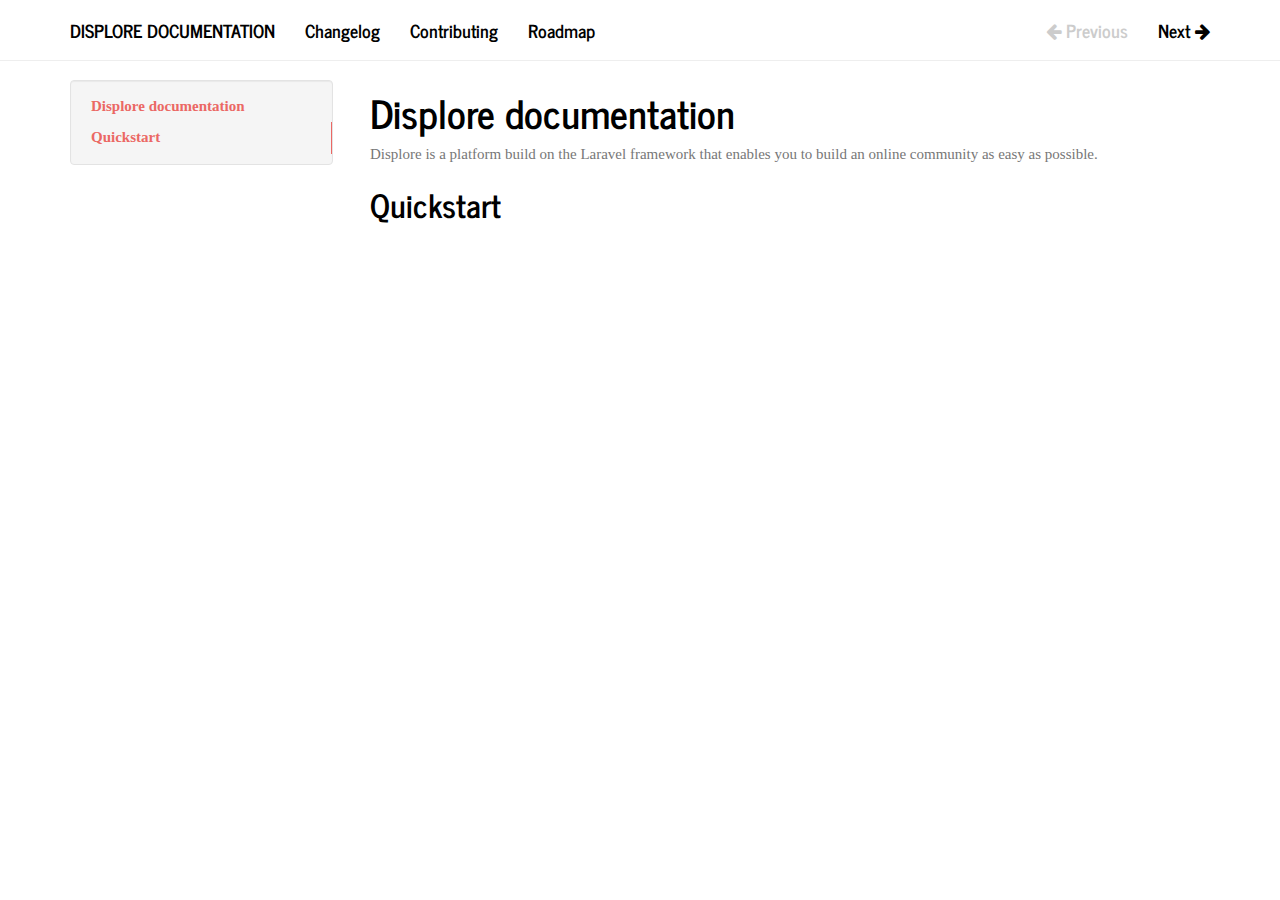
<file: docs/index.html>
<!DOCTYPE html>
<html lang="en">
    <head>
        <meta charset="utf-8">
        <meta http-equiv="X-UA-Compatible" content="IE=edge">
        <meta name="viewport" content="width=device-width, initial-scale=1.0">
        
        
        
        <link rel="shortcut icon" href="./img/favicon.ico">

        <title>Displore documentation</title>

        <link href="./css/bootstrap-custom.min.css" rel="stylesheet">
        <link href="./css/font-awesome-4.0.3.css" rel="stylesheet">
        <link href="./css/prettify-1.0.css" rel="stylesheet">
        <link href="./css/base.css" rel="stylesheet">

        <!-- HTML5 shim and Respond.js IE8 support of HTML5 elements and media queries -->
        <!--[if lt IE 9]>
            <script src="https://oss.maxcdn.com/libs/html5shiv/3.7.0/html5shiv.js"></script>
            <script src="https://oss.maxcdn.com/libs/respond.js/1.3.0/respond.min.js"></script>
        <![endif]-->

        
    </head>

    <body>

        <div class="navbar navbar-default navbar-fixed-top" role="navigation">
    <div class="container">

        <!-- Collapsed navigation -->
        <div class="navbar-header">
            <!-- Expander button -->
            <button type="button" class="navbar-toggle" data-toggle="collapse" data-target=".navbar-collapse">
                <span class="sr-only">Toggle navigation</span>
                <span class="icon-bar"></span>
                <span class="icon-bar"></span>
                <span class="icon-bar"></span>
            </button>

            <!-- Main title -->
            <a class="navbar-brand" href=".">Displore documentation</a>
        </div>

        <!-- Expanded navigation -->
        <div class="navbar-collapse collapse">
            <!-- Main navigation -->
            <ul class="nav navbar-nav">
            
            
                <li >
                    <a href="changelog/">Changelog</a>
                </li>
            
            
            
                <li >
                    <a href="contributing/">Contributing</a>
                </li>
            
            
            
                <li >
                    <a href="roadmap/">Roadmap</a>
                </li>
            
            
            </ul>

            <!-- Search, Navigation and Repo links -->
            <ul class="nav navbar-nav navbar-right">
                
                <li class="disabled">
                    <a rel="next" >
                        <i class="fa fa-arrow-left"></i> Previous
                    </a>
                </li>
                <li >
                    <a rel="prev" href="changelog/">
                        Next <i class="fa fa-arrow-right"></i>
                    </a>
                </li>
                
            </ul>
        </div>
    </div>
</div>

        <div class="container">
            <div class="col-md-3"><div class="bs-sidebar hidden-print affix well" role="complementary">
    <ul class="nav bs-sidenav">
    
        <li class="main active"><a href="#displore-documentation">Displore documentation</a></li>
        
            <li><a href="#quickstart">Quickstart</a></li>
        
    
    </ul>
</div></div>
            <div class="col-md-9" role="main">

<h1 id="displore-documentation">Displore documentation</h1>
<p>Displore is a platform build on the Laravel framework that enables you to build an online community as easy as possible.</p>
<h2 id="quickstart">Quickstart</h2>
</div>
        </div>

        

        <script src="https://code.jquery.com/jquery-1.10.2.min.js"></script>
        <script src="./js/bootstrap-3.0.3.min.js"></script>
        <script src="./js/prettify-1.0.min.js"></script>
        <script src="./js/base.js"></script>
    </body>
</html>
</file>
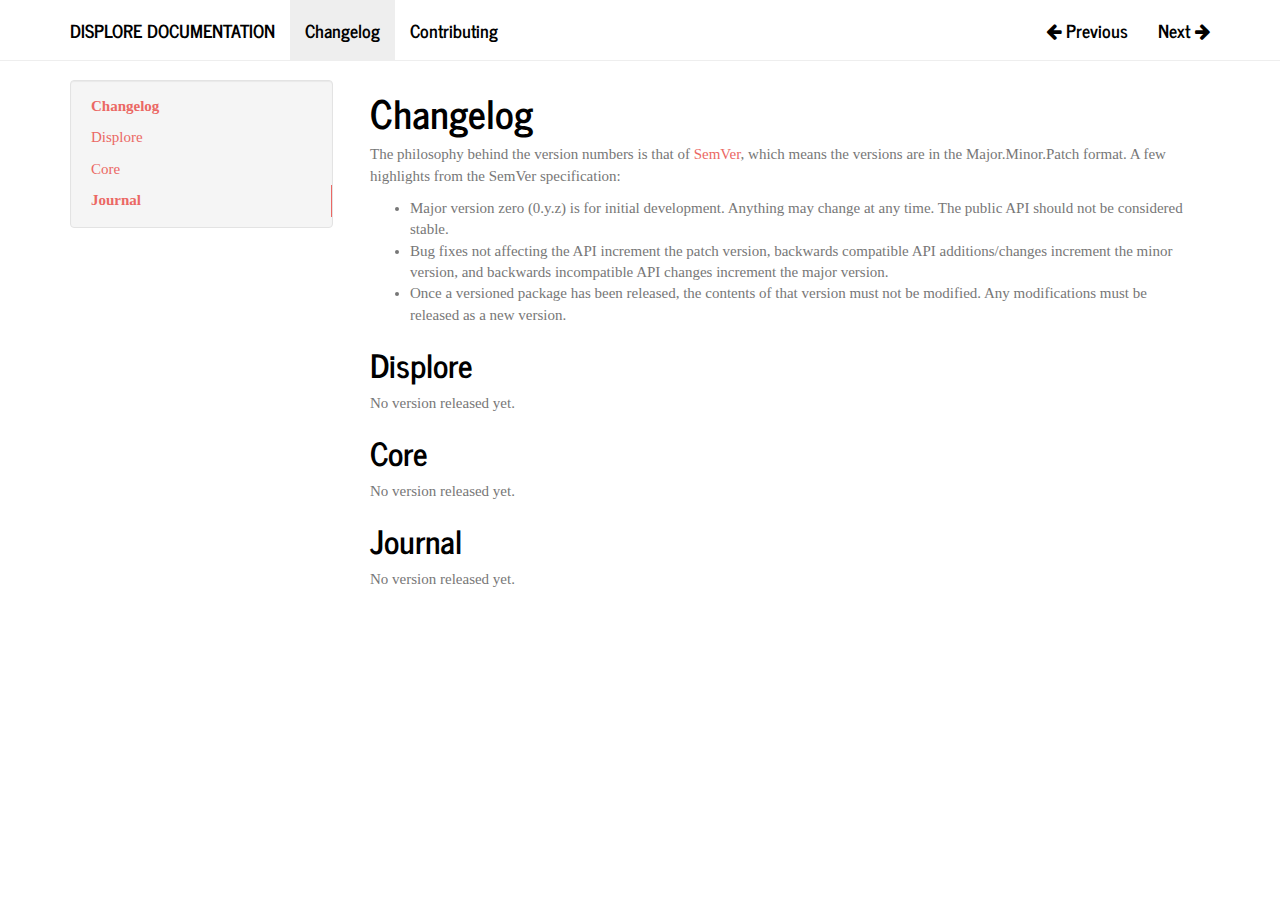
<file: docs/changelog/index.html>
<!DOCTYPE html>
<html lang="en">
    <head>
        <meta charset="utf-8">
        <meta http-equiv="X-UA-Compatible" content="IE=edge">
        <meta name="viewport" content="width=device-width, initial-scale=1.0">
        
        
        
        <link rel="shortcut icon" href="../img/favicon.ico">

        <title>Changelog - Displore documentation</title>

        <link href="../css/bootstrap-custom.min.css" rel="stylesheet">
        <link href="../css/font-awesome-4.0.3.css" rel="stylesheet">
        <link href="../css/prettify-1.0.css" rel="stylesheet">
        <link href="../css/base.css" rel="stylesheet">

        <!-- HTML5 shim and Respond.js IE8 support of HTML5 elements and media queries -->
        <!--[if lt IE 9]>
            <script src="https://oss.maxcdn.com/libs/html5shiv/3.7.0/html5shiv.js"></script>
            <script src="https://oss.maxcdn.com/libs/respond.js/1.3.0/respond.min.js"></script>
        <![endif]-->

        
    </head>

    <body>

        <div class="navbar navbar-default navbar-fixed-top" role="navigation">
    <div class="container">

        <!-- Collapsed navigation -->
        <div class="navbar-header">
            <!-- Expander button -->
            <button type="button" class="navbar-toggle" data-toggle="collapse" data-target=".navbar-collapse">
                <span class="sr-only">Toggle navigation</span>
                <span class="icon-bar"></span>
                <span class="icon-bar"></span>
                <span class="icon-bar"></span>
            </button>

            <!-- Main title -->
            <a class="navbar-brand" href="..">Displore documentation</a>
        </div>

        <!-- Expanded navigation -->
        <div class="navbar-collapse collapse">
            <!-- Main navigation -->
            <ul class="nav navbar-nav">
            
            
                <li class="active">
                    <a href="./">Changelog</a>
                </li>
            
            
            
                <li >
                    <a href="../contributing/">Contributing</a>
                </li>
            
            
            </ul>

            <!-- Search, Navigation and Repo links -->
            <ul class="nav navbar-nav navbar-right">
                
                <li >
                    <a rel="next" href="..">
                        <i class="fa fa-arrow-left"></i> Previous
                    </a>
                </li>
                <li >
                    <a rel="prev" href="../contributing/">
                        Next <i class="fa fa-arrow-right"></i>
                    </a>
                </li>
                
            </ul>
        </div>
    </div>
</div>

        <div class="container">
            <div class="col-md-3"><div class="bs-sidebar hidden-print affix well" role="complementary">
    <ul class="nav bs-sidenav">
    
        <li class="main active"><a href="#changelog">Changelog</a></li>
        
            <li><a href="#displore">Displore</a></li>
        
            <li><a href="#core">Core</a></li>
        
            <li><a href="#journal">Journal</a></li>
        
    
    </ul>
</div></div>
            <div class="col-md-9" role="main">

<h1 id="changelog">Changelog</h1>
<p>The philosophy behind the version numbers is that of <a href="http://semver.org/">SemVer</a>, which means the versions are in the Major.Minor.Patch format.
A few highlights from the SemVer specification:</p>
<ul>
<li>Major version zero (0.y.z) is for initial development. Anything may change at any time. The public API should not be considered stable.</li>
<li>Bug fixes not affecting the API increment the patch version, backwards compatible API additions/changes increment the minor version, and backwards incompatible API changes increment the major version.</li>
<li>Once a versioned package has been released, the contents of that version must not be modified. Any modifications must be released as a new version.</li>
</ul>
<h2 id="displore">Displore</h2>
<p>No version released yet.</p>
<h2 id="core">Core</h2>
<p>No version released yet.</p>
<h2 id="journal">Journal</h2>
<p>No version released yet.</p>
</div>
        </div>

        

        <script src="https://code.jquery.com/jquery-1.10.2.min.js"></script>
        <script src="../js/bootstrap-3.0.3.min.js"></script>
        <script src="../js/prettify-1.0.min.js"></script>
        <script src="../js/base.js"></script>
    </body>
</html>
</file>
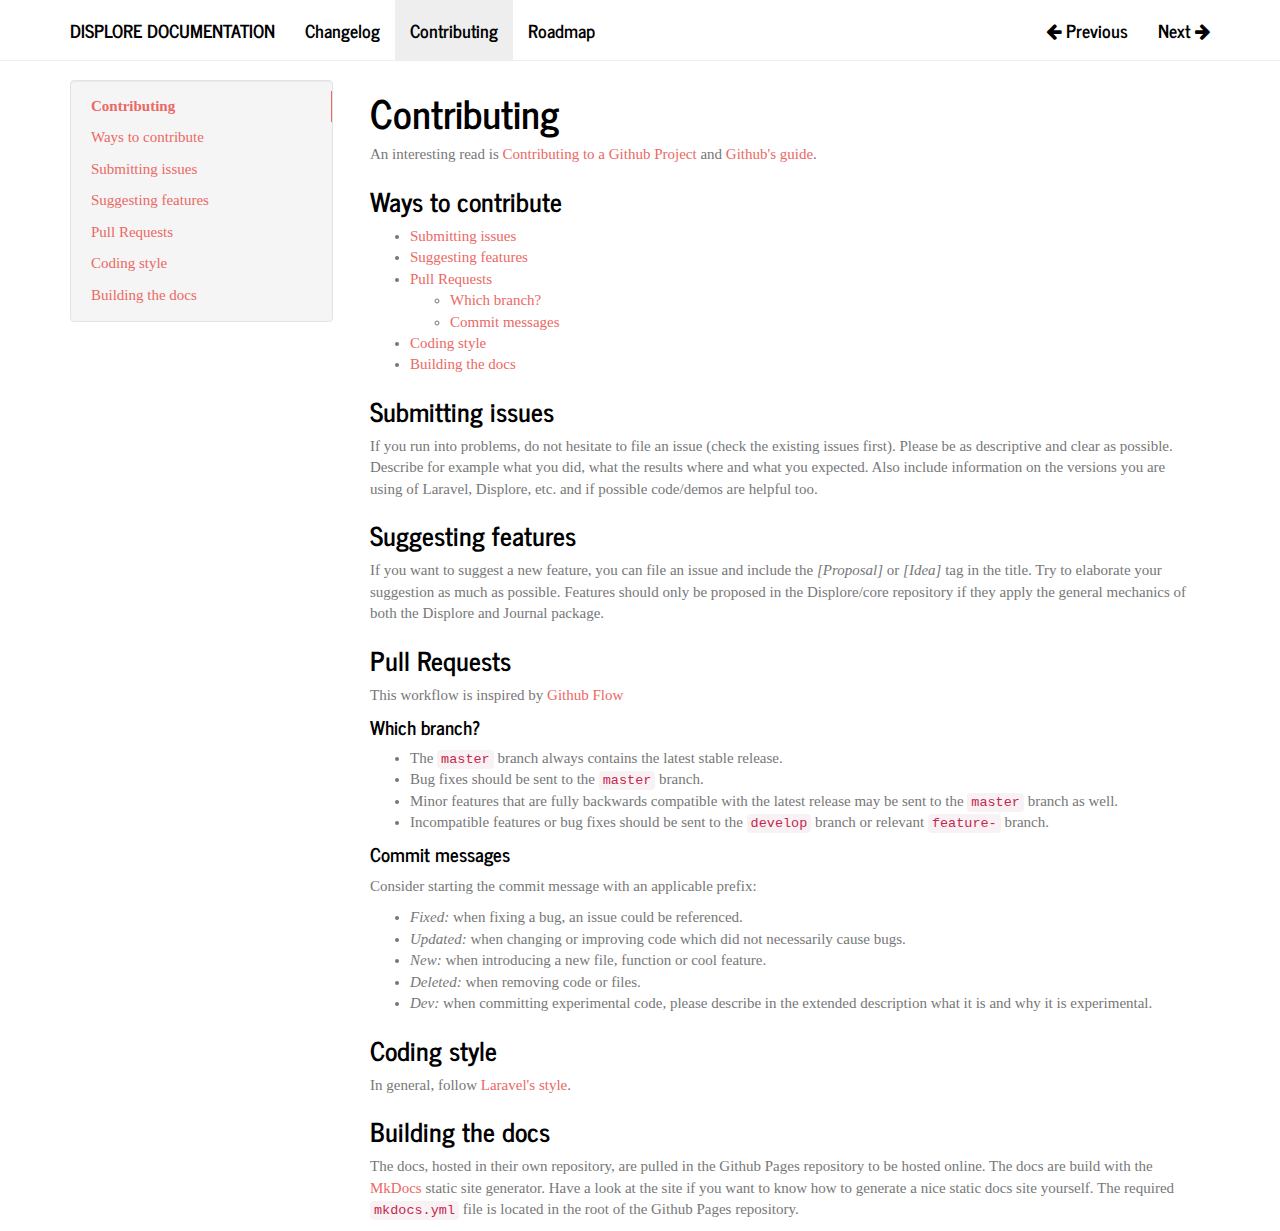
<file: docs/contributing/index.html>
<!DOCTYPE html>
<html lang="en">
    <head>
        <meta charset="utf-8">
        <meta http-equiv="X-UA-Compatible" content="IE=edge">
        <meta name="viewport" content="width=device-width, initial-scale=1.0">
        
        
        
        <link rel="shortcut icon" href="../img/favicon.ico">

        <title>Contributing - Displore documentation</title>

        <link href="../css/bootstrap-custom.min.css" rel="stylesheet">
        <link href="../css/font-awesome-4.0.3.css" rel="stylesheet">
        <link href="../css/prettify-1.0.css" rel="stylesheet">
        <link href="../css/base.css" rel="stylesheet">

        <!-- HTML5 shim and Respond.js IE8 support of HTML5 elements and media queries -->
        <!--[if lt IE 9]>
            <script src="https://oss.maxcdn.com/libs/html5shiv/3.7.0/html5shiv.js"></script>
            <script src="https://oss.maxcdn.com/libs/respond.js/1.3.0/respond.min.js"></script>
        <![endif]-->

        
    </head>

    <body>

        <div class="navbar navbar-default navbar-fixed-top" role="navigation">
    <div class="container">

        <!-- Collapsed navigation -->
        <div class="navbar-header">
            <!-- Expander button -->
            <button type="button" class="navbar-toggle" data-toggle="collapse" data-target=".navbar-collapse">
                <span class="sr-only">Toggle navigation</span>
                <span class="icon-bar"></span>
                <span class="icon-bar"></span>
                <span class="icon-bar"></span>
            </button>

            <!-- Main title -->
            <a class="navbar-brand" href="..">Displore documentation</a>
        </div>

        <!-- Expanded navigation -->
        <div class="navbar-collapse collapse">
            <!-- Main navigation -->
            <ul class="nav navbar-nav">
            
            
                <li >
                    <a href="../changelog/">Changelog</a>
                </li>
            
            
            
                <li class="active">
                    <a href="./">Contributing</a>
                </li>
            
            
            
                <li >
                    <a href="../roadmap/">Roadmap</a>
                </li>
            
            
            </ul>

            <!-- Search, Navigation and Repo links -->
            <ul class="nav navbar-nav navbar-right">
                
                <li >
                    <a rel="next" href="../changelog/">
                        <i class="fa fa-arrow-left"></i> Previous
                    </a>
                </li>
                <li >
                    <a rel="prev" href="../roadmap/">
                        Next <i class="fa fa-arrow-right"></i>
                    </a>
                </li>
                
            </ul>
        </div>
    </div>
</div>

        <div class="container">
            <div class="col-md-3"><div class="bs-sidebar hidden-print affix well" role="complementary">
    <ul class="nav bs-sidenav">
    
        <li class="main active"><a href="#contributing">Contributing</a></li>
        
            <li><a href="#ways-to-contribute">Ways to contribute</a></li>
        
            <li><a href="#submitting-issues">Submitting issues</a></li>
        
            <li><a href="#suggesting-features">Suggesting features</a></li>
        
            <li><a href="#pull-requests">Pull Requests</a></li>
        
            <li><a href="#coding-style">Coding style</a></li>
        
            <li><a href="#building-the-docs">Building the docs</a></li>
        
    
    </ul>
</div></div>
            <div class="col-md-9" role="main">

<h1 id="contributing">Contributing</h1>
<p>An interesting read is <a href="http://jasonlewis.me/article/contributing-to-a-github-project">Contributing to a Github Project</a> and <a href="https://guides.github.com/activities/contributing-to-open-source/#contributing">Github's guide</a>.</p>
<h3 id="ways-to-contribute">Ways to contribute</h3>
<ul>
<li><a href="#submitting-issues">Submitting issues</a></li>
<li><a href="#suggesting-features">Suggesting features</a></li>
<li><a href="#pull-requests">Pull Requests</a><ul>
<li><a href="#which-branch">Which branch?</a></li>
<li><a href="#commit-messages">Commit messages</a></li>
</ul>
</li>
<li><a href="#coding-style">Coding style</a></li>
<li><a href="#building-the-docs">Building the docs</a></li>
</ul>
<h3 id="submitting-issues">Submitting issues</h3>
<p>If you run into problems, do not hesitate to file an issue (check the existing issues first). Please be as descriptive and clear as possible. Describe for example what you did, what the results where and what you expected. Also include information on the versions you are using of Laravel, Displore, etc. and if possible code/demos are helpful too.</p>
<h3 id="suggesting-features">Suggesting features</h3>
<p>If you want to suggest a new feature, you can file an issue and include the <em>[Proposal]</em> or <em>[Idea]</em> tag in the title. Try to elaborate your suggestion as much as possible.
Features should only be proposed in the Displore/core repository if they apply the general mechanics of both the Displore and Journal package.</p>
<h3 id="pull-requests">Pull Requests</h3>
<p>This workflow is inspired by <a href="http://scottchacon.com/2011/08/31/github-flow.html">Github Flow</a></p>
<h4 id="which-branch">Which branch?</h4>
<ul>
<li>The <code>master</code> branch always contains the latest stable release. </li>
<li>Bug fixes should be sent to the <code>master</code> branch.</li>
<li>Minor features that are fully backwards compatible with the latest release may be sent to the <code>master</code> branch as well.</li>
<li>Incompatible features or bug fixes should be sent to the <code>develop</code> branch or relevant <code>feature-</code> branch.</li>
</ul>
<h4 id="commit-messages">Commit messages</h4>
<p>Consider starting the commit message with an applicable prefix:</p>
<ul>
<li><em>Fixed:</em> when fixing a bug, an issue could be referenced.</li>
<li><em>Updated:</em> when changing or improving code which did not necessarily cause bugs.</li>
<li><em>New:</em> when introducing a new file, function or cool feature.</li>
<li><em>Deleted:</em> when removing code or files.</li>
<li><em>Dev:</em> when committing experimental code, please describe in the extended description what it is and why it is experimental.</li>
</ul>
<h3 id="coding-style">Coding style</h3>
<p>In general, follow <a href="http://laravel.com/docs/contributions#coding-style">Laravel's style</a>.</p>
<h3 id="building-the-docs">Building the docs</h3>
<p>The docs, hosted in their own repository, are pulled in the Github Pages repository to be hosted online. The docs are build with the <a href="http://www.mkdocs.org/">MkDocs</a> static site generator. Have a look at the site if you want to know how to generate a nice static docs site yourself. The required <code>mkdocs.yml</code> file is located in the root of the Github Pages repository.</p>
</div>
        </div>

        

        <script src="https://code.jquery.com/jquery-1.10.2.min.js"></script>
        <script src="../js/bootstrap-3.0.3.min.js"></script>
        <script src="../js/prettify-1.0.min.js"></script>
        <script src="../js/base.js"></script>
    </body>
</html>
</file>
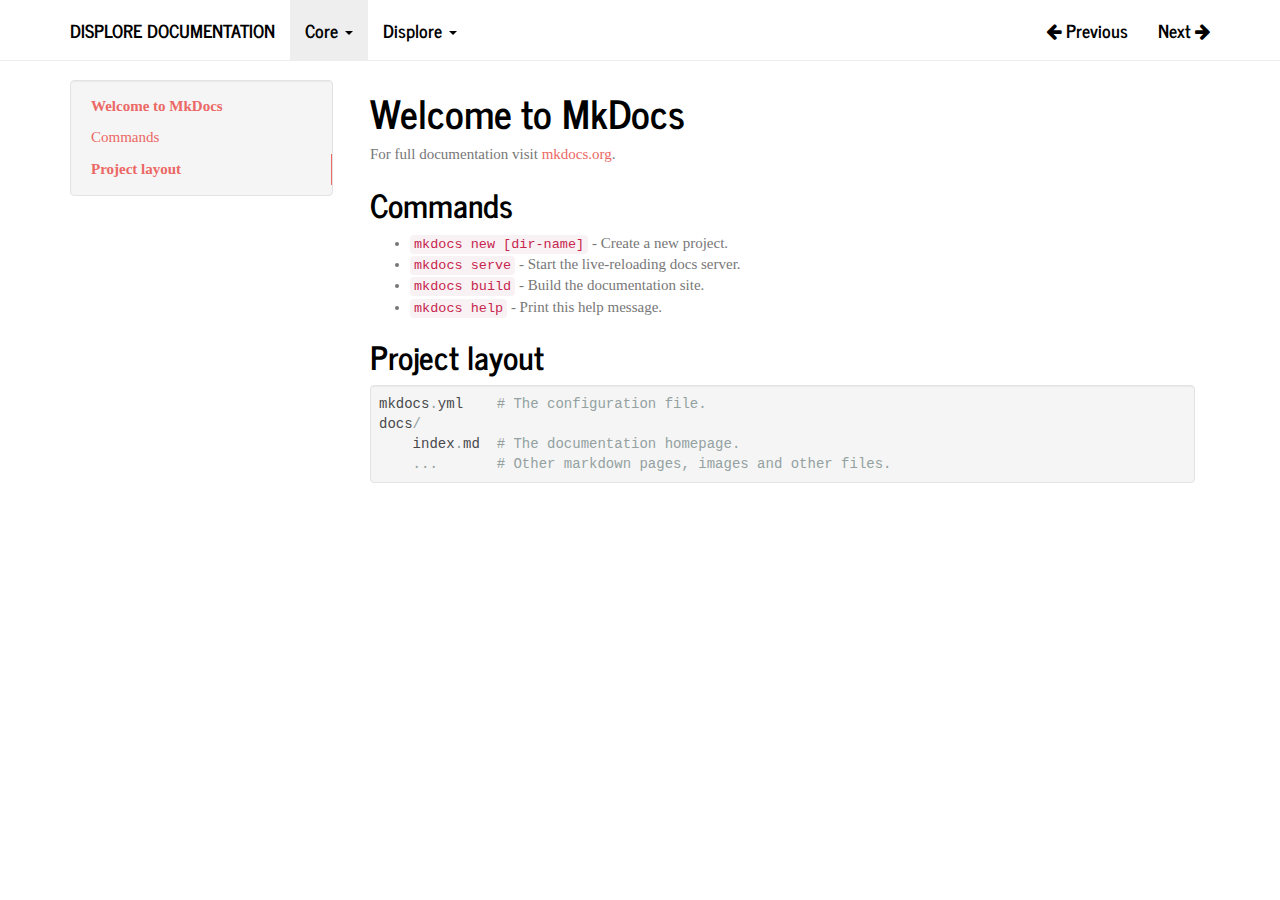
<file: docs/Core/index.html>
<!DOCTYPE html>
<html lang="en">
    <head>
        <meta charset="utf-8">
        <meta http-equiv="X-UA-Compatible" content="IE=edge">
        <meta name="viewport" content="width=device-width, initial-scale=1.0">
        
        
        
        <link rel="shortcut icon" href="../img/favicon.ico">

        <title>Index - Displore documentation</title>

        <link href="../css/bootstrap-custom.min.css" rel="stylesheet">
        <link href="../css/font-awesome-4.0.3.css" rel="stylesheet">
        <link href="../css/prettify-1.0.css" rel="stylesheet">
        <link href="../css/base.css" rel="stylesheet">

        <!-- HTML5 shim and Respond.js IE8 support of HTML5 elements and media queries -->
        <!--[if lt IE 9]>
            <script src="https://oss.maxcdn.com/libs/html5shiv/3.7.0/html5shiv.js"></script>
            <script src="https://oss.maxcdn.com/libs/respond.js/1.3.0/respond.min.js"></script>
        <![endif]-->

        
    </head>

    <body>

        <div class="navbar navbar-default navbar-fixed-top" role="navigation">
    <div class="container">

        <!-- Collapsed navigation -->
        <div class="navbar-header">
            <!-- Expander button -->
            <button type="button" class="navbar-toggle" data-toggle="collapse" data-target=".navbar-collapse">
                <span class="sr-only">Toggle navigation</span>
                <span class="icon-bar"></span>
                <span class="icon-bar"></span>
                <span class="icon-bar"></span>
            </button>

            <!-- Main title -->
            <a class="navbar-brand" href="..">Displore documentation</a>
        </div>

        <!-- Expanded navigation -->
        <div class="navbar-collapse collapse">
            <!-- Main navigation -->
            <ul class="nav navbar-nav">
            
            
                <li class="dropdown active">
                    <a href="#" class="dropdown-toggle" data-toggle="dropdown">Core <b class="caret"></b></a>
                    <ul class="dropdown-menu">
                    
                        <li >
                            <a href="configuration/">Configuration</a>
                        </li>
                    
                        <li class="active">
                            <a href="./">Index</a>
                        </li>
                    
                        <li >
                            <a href="install/">Install</a>
                        </li>
                    
                    </ul>
                </li>
            
            
            
                <li class="dropdown">
                    <a href="#" class="dropdown-toggle" data-toggle="dropdown">Displore <b class="caret"></b></a>
                    <ul class="dropdown-menu">
                    
                        <li >
                            <a href="../Displore/test/">Test</a>
                        </li>
                    
                    </ul>
                </li>
            
            
            </ul>

            <!-- Search, Navigation and Repo links -->
            <ul class="nav navbar-nav navbar-right">
                
                <li >
                    <a rel="next" href="configuration/">
                        <i class="fa fa-arrow-left"></i> Previous
                    </a>
                </li>
                <li >
                    <a rel="prev" href="install/">
                        Next <i class="fa fa-arrow-right"></i>
                    </a>
                </li>
                
            </ul>
        </div>
    </div>
</div>

        <div class="container">
            <div class="col-md-3"><div class="bs-sidebar hidden-print affix well" role="complementary">
    <ul class="nav bs-sidenav">
    
        <li class="main active"><a href="#welcome-to-mkdocs">Welcome to MkDocs</a></li>
        
            <li><a href="#commands">Commands</a></li>
        
            <li><a href="#project-layout">Project layout</a></li>
        
    
    </ul>
</div></div>
            <div class="col-md-9" role="main">

<h1 id="welcome-to-mkdocs">Welcome to MkDocs</h1>
<p>For full documentation visit <a href="http://mkdocs.org">mkdocs.org</a>.</p>
<h2 id="commands">Commands</h2>
<ul>
<li><code>mkdocs new [dir-name]</code> - Create a new project.</li>
<li><code>mkdocs serve</code> - Start the live-reloading docs server.</li>
<li><code>mkdocs build</code> - Build the documentation site.</li>
<li><code>mkdocs help</code> - Print this help message.</li>
</ul>
<h2 id="project-layout">Project layout</h2>
<pre class="prettyprint well"><code>mkdocs.yml    # The configuration file.
docs/
    index.md  # The documentation homepage.
    ...       # Other markdown pages, images and other files.
</code></pre>
</div>
        </div>

        

        <script src="https://code.jquery.com/jquery-1.10.2.min.js"></script>
        <script src="../js/bootstrap-3.0.3.min.js"></script>
        <script src="../js/prettify-1.0.min.js"></script>
        <script src="../js/base.js"></script>
    </body>
</html>
</file>
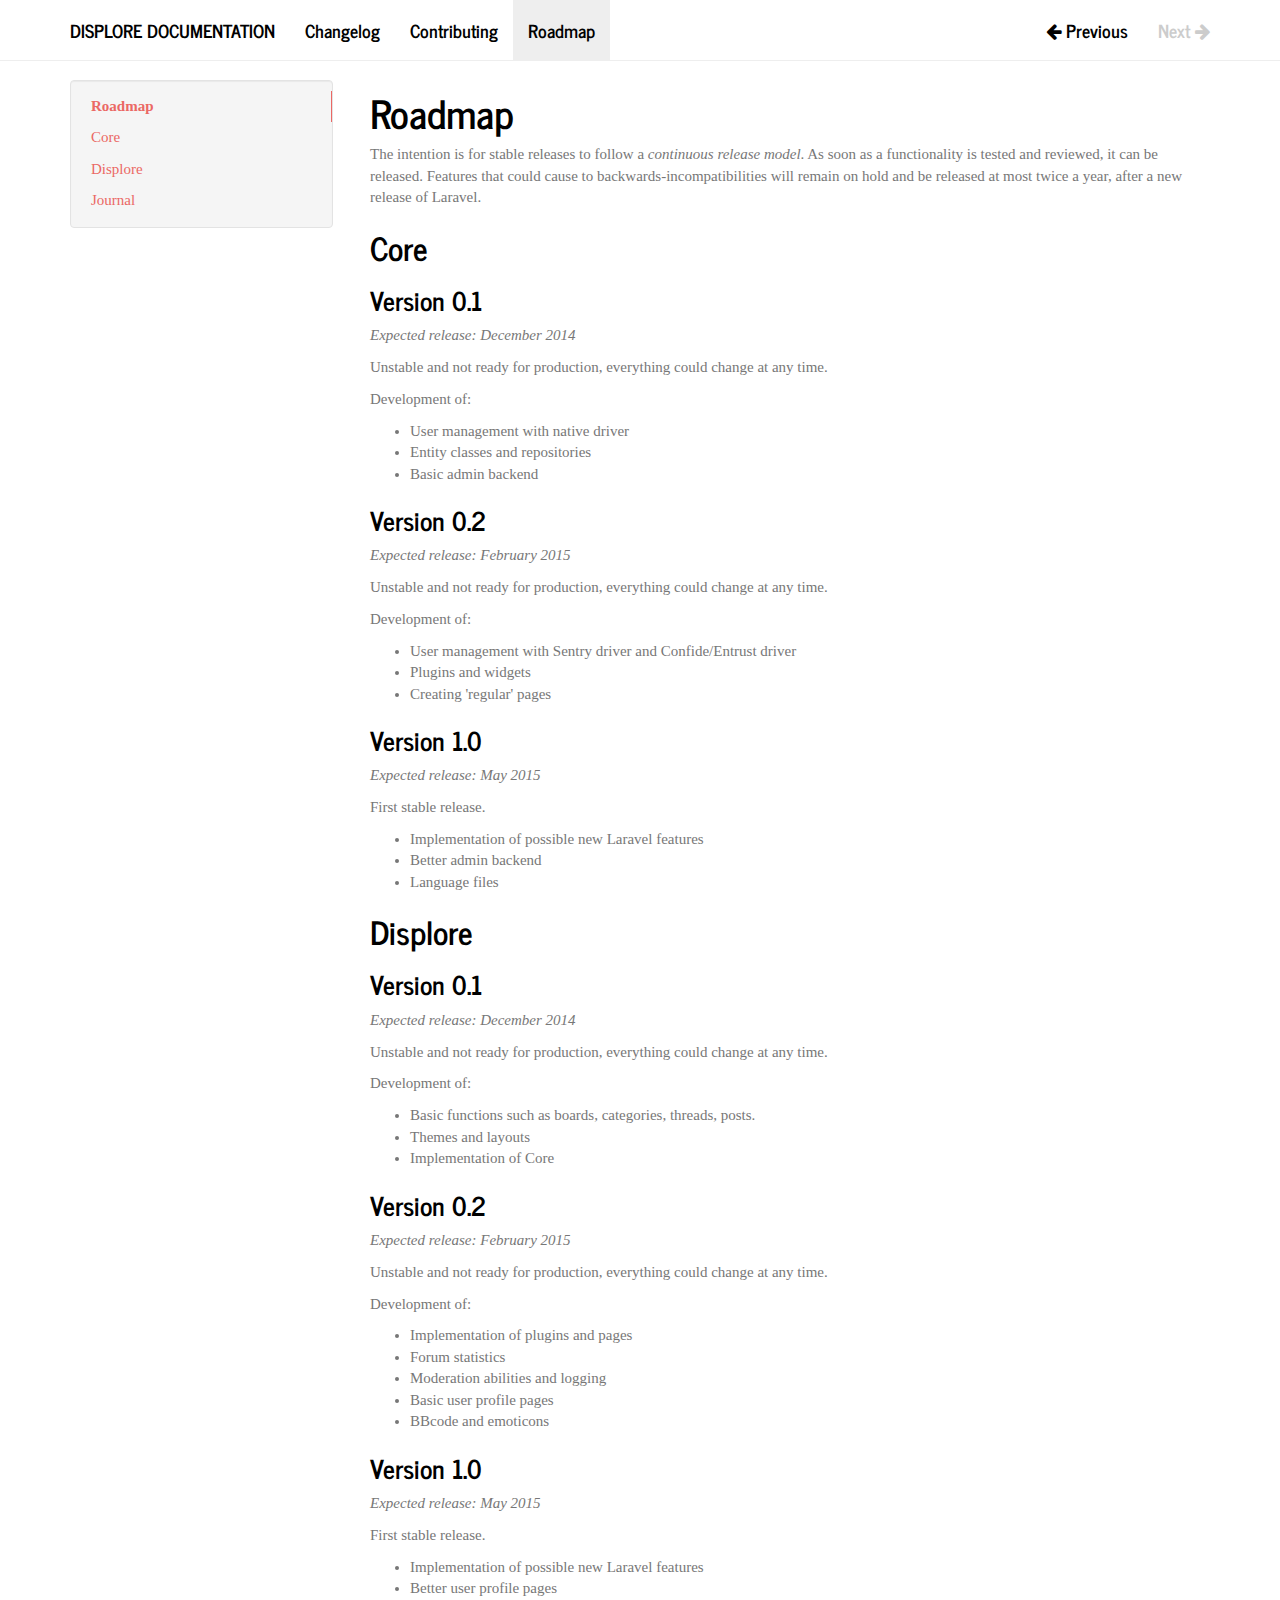
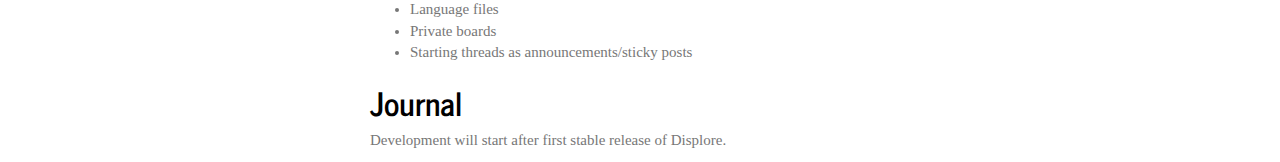
<file: docs/roadmap/index.html>
<!DOCTYPE html>
<html lang="en">
    <head>
        <meta charset="utf-8">
        <meta http-equiv="X-UA-Compatible" content="IE=edge">
        <meta name="viewport" content="width=device-width, initial-scale=1.0">
        
        
        
        <link rel="shortcut icon" href="../img/favicon.ico">

        <title>Roadmap - Displore documentation</title>

        <link href="../css/bootstrap-custom.min.css" rel="stylesheet">
        <link href="../css/font-awesome-4.0.3.css" rel="stylesheet">
        <link href="../css/prettify-1.0.css" rel="stylesheet">
        <link href="../css/base.css" rel="stylesheet">

        <!-- HTML5 shim and Respond.js IE8 support of HTML5 elements and media queries -->
        <!--[if lt IE 9]>
            <script src="https://oss.maxcdn.com/libs/html5shiv/3.7.0/html5shiv.js"></script>
            <script src="https://oss.maxcdn.com/libs/respond.js/1.3.0/respond.min.js"></script>
        <![endif]-->

        
    </head>

    <body>

        <div class="navbar navbar-default navbar-fixed-top" role="navigation">
    <div class="container">

        <!-- Collapsed navigation -->
        <div class="navbar-header">
            <!-- Expander button -->
            <button type="button" class="navbar-toggle" data-toggle="collapse" data-target=".navbar-collapse">
                <span class="sr-only">Toggle navigation</span>
                <span class="icon-bar"></span>
                <span class="icon-bar"></span>
                <span class="icon-bar"></span>
            </button>

            <!-- Main title -->
            <a class="navbar-brand" href="..">Displore documentation</a>
        </div>

        <!-- Expanded navigation -->
        <div class="navbar-collapse collapse">
            <!-- Main navigation -->
            <ul class="nav navbar-nav">
            
            
                <li >
                    <a href="../changelog/">Changelog</a>
                </li>
            
            
            
                <li >
                    <a href="../contributing/">Contributing</a>
                </li>
            
            
            
                <li class="active">
                    <a href="./">Roadmap</a>
                </li>
            
            
            </ul>

            <!-- Search, Navigation and Repo links -->
            <ul class="nav navbar-nav navbar-right">
                
                <li >
                    <a rel="next" href="../contributing/">
                        <i class="fa fa-arrow-left"></i> Previous
                    </a>
                </li>
                <li class="disabled">
                    <a rel="prev" >
                        Next <i class="fa fa-arrow-right"></i>
                    </a>
                </li>
                
            </ul>
        </div>
    </div>
</div>

        <div class="container">
            <div class="col-md-3"><div class="bs-sidebar hidden-print affix well" role="complementary">
    <ul class="nav bs-sidenav">
    
        <li class="main active"><a href="#roadmap">Roadmap</a></li>
        
            <li><a href="#core">Core</a></li>
        
            <li><a href="#displore">Displore</a></li>
        
            <li><a href="#journal">Journal</a></li>
        
    
    </ul>
</div></div>
            <div class="col-md-9" role="main">

<h1 id="roadmap">Roadmap</h1>
<p>The intention is for stable releases to follow a <em>continuous release model</em>. As soon as a functionality is tested and reviewed, it can be released. Features that could cause to backwards-incompatibilities will remain on hold and be released at most twice a year, after a new release of Laravel.</p>
<h2 id="core">Core</h2>
<h3 id="version-01">Version 0.1</h3>
<p><em>Expected release: December 2014</em></p>
<p>Unstable and not ready for production, everything could change at any time.</p>
<p>Development of:</p>
<ul>
<li>User management with native driver</li>
<li>Entity classes and repositories</li>
<li>Basic admin backend</li>
</ul>
<h3 id="version-02">Version 0.2</h3>
<p><em>Expected release: February 2015</em></p>
<p>Unstable and not ready for production, everything could change at any time.</p>
<p>Development of:</p>
<ul>
<li>User management with Sentry driver and Confide/Entrust driver</li>
<li>Plugins and widgets</li>
<li>Creating 'regular' pages</li>
</ul>
<h3 id="version-10">Version 1.0</h3>
<p><em>Expected release: May 2015</em></p>
<p>First stable release.</p>
<ul>
<li>Implementation of possible new Laravel features</li>
<li>Better admin backend</li>
<li>Language files</li>
</ul>
<h2 id="displore">Displore</h2>
<h3 id="version-01_1">Version 0.1</h3>
<p><em>Expected release: December 2014</em></p>
<p>Unstable and not ready for production, everything could change at any time.</p>
<p>Development of:</p>
<ul>
<li>Basic functions such as boards, categories, threads, posts.</li>
<li>Themes and layouts</li>
<li>Implementation of Core</li>
</ul>
<h3 id="version-02_1">Version 0.2</h3>
<p><em>Expected release: February 2015</em></p>
<p>Unstable and not ready for production, everything could change at any time.</p>
<p>Development of:</p>
<ul>
<li>Implementation of plugins and pages</li>
<li>Forum statistics</li>
<li>Moderation abilities and logging</li>
<li>Basic user profile pages</li>
<li>BBcode and emoticons</li>
</ul>
<h3 id="version-10_1">Version 1.0</h3>
<p><em>Expected release: May 2015</em></p>
<p>First stable release.</p>
<ul>
<li>Implementation of possible new Laravel features</li>
<li>Better user profile pages</li>
<li>Language files</li>
<li>Private boards</li>
<li>Starting threads as announcements/sticky posts</li>
</ul>
<h2 id="journal">Journal</h2>
<p>Development will start after first stable release of Displore.</p>
</div>
        </div>

        

        <script src="https://code.jquery.com/jquery-1.10.2.min.js"></script>
        <script src="../js/bootstrap-3.0.3.min.js"></script>
        <script src="../js/prettify-1.0.min.js"></script>
        <script src="../js/base.js"></script>
    </body>
</html>
</file>
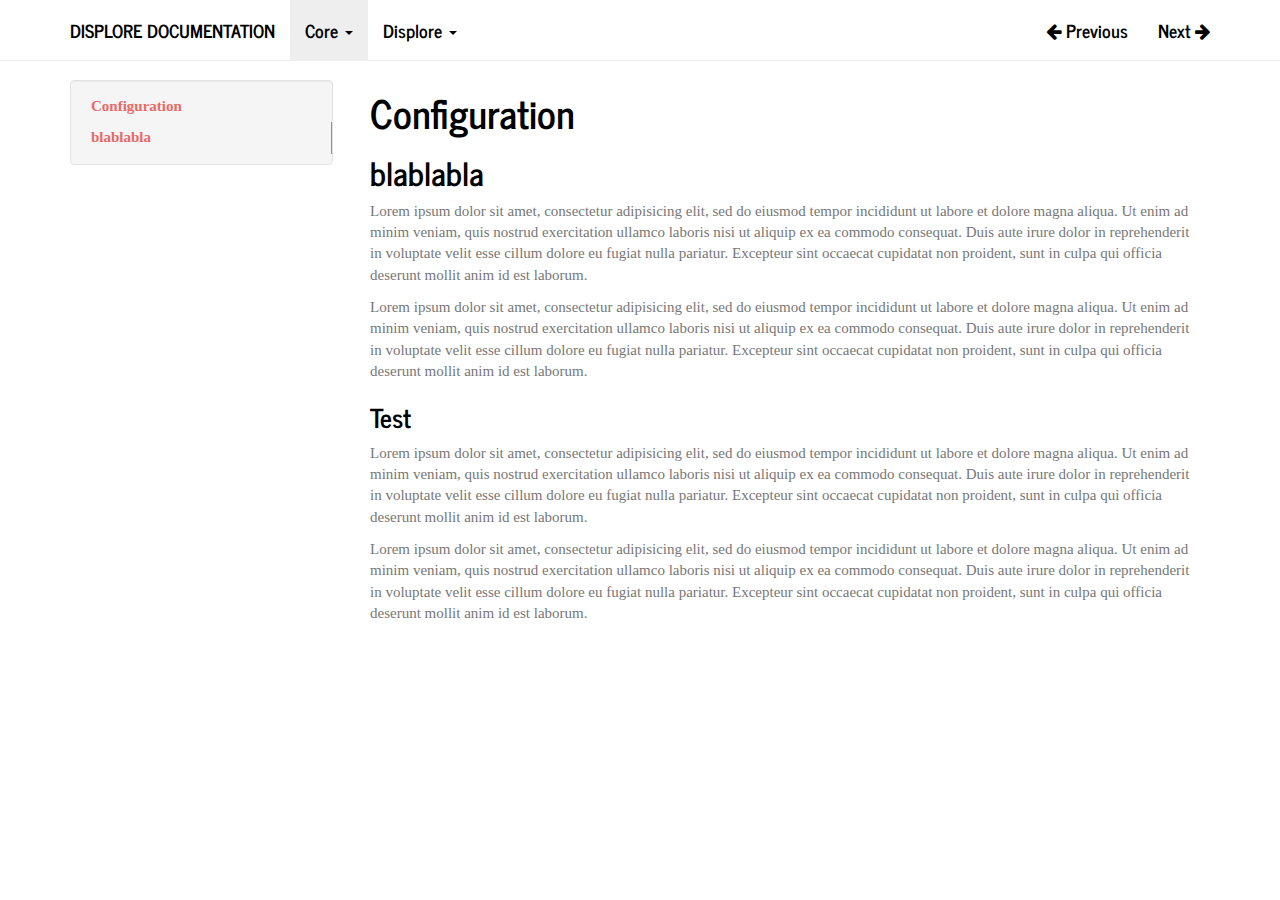
<file: docs/Core/configuration/index.html>
<!DOCTYPE html>
<html lang="en">
    <head>
        <meta charset="utf-8">
        <meta http-equiv="X-UA-Compatible" content="IE=edge">
        <meta name="viewport" content="width=device-width, initial-scale=1.0">
        
        
        
        <link rel="shortcut icon" href="../../img/favicon.ico">

        <title>Configuration - Displore documentation</title>

        <link href="../../css/bootstrap-custom.min.css" rel="stylesheet">
        <link href="../../css/font-awesome-4.0.3.css" rel="stylesheet">
        <link href="../../css/prettify-1.0.css" rel="stylesheet">
        <link href="../../css/base.css" rel="stylesheet">

        <!-- HTML5 shim and Respond.js IE8 support of HTML5 elements and media queries -->
        <!--[if lt IE 9]>
            <script src="https://oss.maxcdn.com/libs/html5shiv/3.7.0/html5shiv.js"></script>
            <script src="https://oss.maxcdn.com/libs/respond.js/1.3.0/respond.min.js"></script>
        <![endif]-->

        
    </head>

    <body>

        <div class="navbar navbar-default navbar-fixed-top" role="navigation">
    <div class="container">

        <!-- Collapsed navigation -->
        <div class="navbar-header">
            <!-- Expander button -->
            <button type="button" class="navbar-toggle" data-toggle="collapse" data-target=".navbar-collapse">
                <span class="sr-only">Toggle navigation</span>
                <span class="icon-bar"></span>
                <span class="icon-bar"></span>
                <span class="icon-bar"></span>
            </button>

            <!-- Main title -->
            <a class="navbar-brand" href="../..">Displore documentation</a>
        </div>

        <!-- Expanded navigation -->
        <div class="navbar-collapse collapse">
            <!-- Main navigation -->
            <ul class="nav navbar-nav">
            
            
                <li class="dropdown active">
                    <a href="#" class="dropdown-toggle" data-toggle="dropdown">Core <b class="caret"></b></a>
                    <ul class="dropdown-menu">
                    
                        <li class="active">
                            <a href="./">Configuration</a>
                        </li>
                    
                        <li >
                            <a href="../">Index</a>
                        </li>
                    
                        <li >
                            <a href="../install/">Install</a>
                        </li>
                    
                    </ul>
                </li>
            
            
            
                <li class="dropdown">
                    <a href="#" class="dropdown-toggle" data-toggle="dropdown">Displore <b class="caret"></b></a>
                    <ul class="dropdown-menu">
                    
                        <li >
                            <a href="../../Displore/test/">Test</a>
                        </li>
                    
                    </ul>
                </li>
            
            
            </ul>

            <!-- Search, Navigation and Repo links -->
            <ul class="nav navbar-nav navbar-right">
                
                <li >
                    <a rel="next" href="../..">
                        <i class="fa fa-arrow-left"></i> Previous
                    </a>
                </li>
                <li >
                    <a rel="prev" href="../">
                        Next <i class="fa fa-arrow-right"></i>
                    </a>
                </li>
                
            </ul>
        </div>
    </div>
</div>

        <div class="container">
            <div class="col-md-3"><div class="bs-sidebar hidden-print affix well" role="complementary">
    <ul class="nav bs-sidenav">
    
        <li class="main active"><a href="#configuration">Configuration</a></li>
        
            <li><a href="#blablabla">blablabla</a></li>
        
    
    </ul>
</div></div>
            <div class="col-md-9" role="main">

<h1 id="configuration">Configuration</h1>
<h2 id="blablabla">blablabla</h2>
<p>Lorem ipsum dolor sit amet, consectetur adipisicing elit, sed do eiusmod
tempor incididunt ut labore et dolore magna aliqua. Ut enim ad minim veniam,
quis nostrud exercitation ullamco laboris nisi ut aliquip ex ea commodo
consequat. Duis aute irure dolor in reprehenderit in voluptate velit esse
cillum dolore eu fugiat nulla pariatur. Excepteur sint occaecat cupidatat non
proident, sunt in culpa qui officia deserunt mollit anim id est laborum.</p>
<p>Lorem ipsum dolor sit amet, consectetur adipisicing elit, sed do eiusmod
tempor incididunt ut labore et dolore magna aliqua. Ut enim ad minim veniam,
quis nostrud exercitation ullamco laboris nisi ut aliquip ex ea commodo
consequat. Duis aute irure dolor in reprehenderit in voluptate velit esse
cillum dolore eu fugiat nulla pariatur. Excepteur sint occaecat cupidatat non
proident, sunt in culpa qui officia deserunt mollit anim id est laborum.</p>
<h3 id="test">Test</h3>
<p>Lorem ipsum dolor sit amet, consectetur adipisicing elit, sed do eiusmod
tempor incididunt ut labore et dolore magna aliqua. Ut enim ad minim veniam,
quis nostrud exercitation ullamco laboris nisi ut aliquip ex ea commodo
consequat. Duis aute irure dolor in reprehenderit in voluptate velit esse
cillum dolore eu fugiat nulla pariatur. Excepteur sint occaecat cupidatat non
proident, sunt in culpa qui officia deserunt mollit anim id est laborum.</p>
<p>Lorem ipsum dolor sit amet, consectetur adipisicing elit, sed do eiusmod
tempor incididunt ut labore et dolore magna aliqua. Ut enim ad minim veniam,
quis nostrud exercitation ullamco laboris nisi ut aliquip ex ea commodo
consequat. Duis aute irure dolor in reprehenderit in voluptate velit esse
cillum dolore eu fugiat nulla pariatur. Excepteur sint occaecat cupidatat non
proident, sunt in culpa qui officia deserunt mollit anim id est laborum.</p>
</div>
        </div>

        

        <script src="https://code.jquery.com/jquery-1.10.2.min.js"></script>
        <script src="../../js/bootstrap-3.0.3.min.js"></script>
        <script src="../../js/prettify-1.0.min.js"></script>
        <script src="../../js/base.js"></script>
    </body>
</html>
</file>
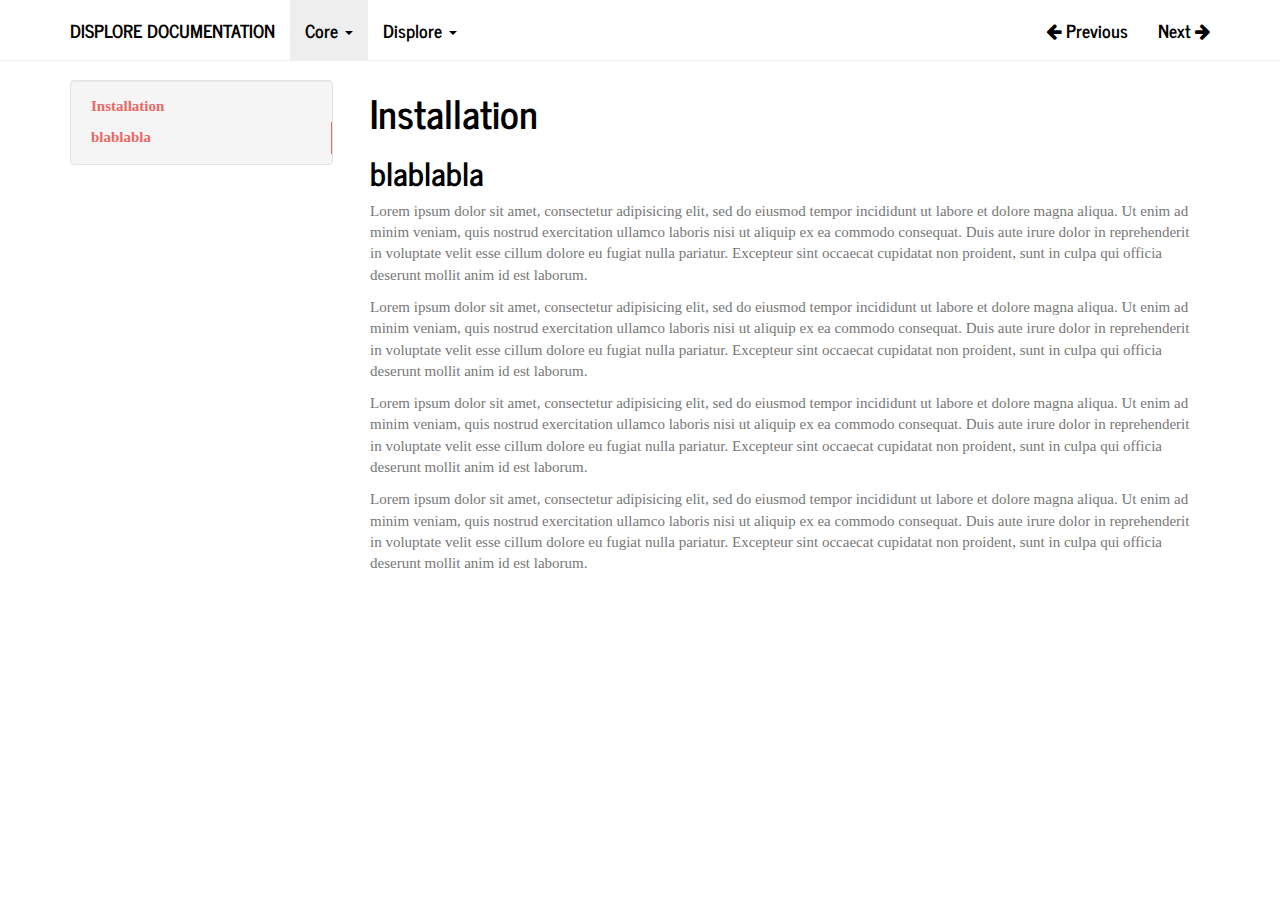
<file: docs/Core/install/index.html>
<!DOCTYPE html>
<html lang="en">
    <head>
        <meta charset="utf-8">
        <meta http-equiv="X-UA-Compatible" content="IE=edge">
        <meta name="viewport" content="width=device-width, initial-scale=1.0">
        
        
        
        <link rel="shortcut icon" href="../../img/favicon.ico">

        <title>Install - Displore documentation</title>

        <link href="../../css/bootstrap-custom.min.css" rel="stylesheet">
        <link href="../../css/font-awesome-4.0.3.css" rel="stylesheet">
        <link href="../../css/prettify-1.0.css" rel="stylesheet">
        <link href="../../css/base.css" rel="stylesheet">

        <!-- HTML5 shim and Respond.js IE8 support of HTML5 elements and media queries -->
        <!--[if lt IE 9]>
            <script src="https://oss.maxcdn.com/libs/html5shiv/3.7.0/html5shiv.js"></script>
            <script src="https://oss.maxcdn.com/libs/respond.js/1.3.0/respond.min.js"></script>
        <![endif]-->

        
    </head>

    <body>

        <div class="navbar navbar-default navbar-fixed-top" role="navigation">
    <div class="container">

        <!-- Collapsed navigation -->
        <div class="navbar-header">
            <!-- Expander button -->
            <button type="button" class="navbar-toggle" data-toggle="collapse" data-target=".navbar-collapse">
                <span class="sr-only">Toggle navigation</span>
                <span class="icon-bar"></span>
                <span class="icon-bar"></span>
                <span class="icon-bar"></span>
            </button>

            <!-- Main title -->
            <a class="navbar-brand" href="../..">Displore documentation</a>
        </div>

        <!-- Expanded navigation -->
        <div class="navbar-collapse collapse">
            <!-- Main navigation -->
            <ul class="nav navbar-nav">
            
            
                <li class="dropdown active">
                    <a href="#" class="dropdown-toggle" data-toggle="dropdown">Core <b class="caret"></b></a>
                    <ul class="dropdown-menu">
                    
                        <li >
                            <a href="../configuration/">Configuration</a>
                        </li>
                    
                        <li >
                            <a href="../">Index</a>
                        </li>
                    
                        <li class="active">
                            <a href="./">Install</a>
                        </li>
                    
                    </ul>
                </li>
            
            
            
                <li class="dropdown">
                    <a href="#" class="dropdown-toggle" data-toggle="dropdown">Displore <b class="caret"></b></a>
                    <ul class="dropdown-menu">
                    
                        <li >
                            <a href="../../Displore/test/">Test</a>
                        </li>
                    
                    </ul>
                </li>
            
            
            </ul>

            <!-- Search, Navigation and Repo links -->
            <ul class="nav navbar-nav navbar-right">
                
                <li >
                    <a rel="next" href="../">
                        <i class="fa fa-arrow-left"></i> Previous
                    </a>
                </li>
                <li >
                    <a rel="prev" href="../../Displore/test/">
                        Next <i class="fa fa-arrow-right"></i>
                    </a>
                </li>
                
            </ul>
        </div>
    </div>
</div>

        <div class="container">
            <div class="col-md-3"><div class="bs-sidebar hidden-print affix well" role="complementary">
    <ul class="nav bs-sidenav">
    
        <li class="main active"><a href="#installation">Installation</a></li>
        
            <li><a href="#blablabla">blablabla</a></li>
        
    
    </ul>
</div></div>
            <div class="col-md-9" role="main">

<h1 id="installation">Installation</h1>
<h2 id="blablabla">blablabla</h2>
<p>Lorem ipsum dolor sit amet, consectetur adipisicing elit, sed do eiusmod
tempor incididunt ut labore et dolore magna aliqua. Ut enim ad minim veniam,
quis nostrud exercitation ullamco laboris nisi ut aliquip ex ea commodo
consequat. Duis aute irure dolor in reprehenderit in voluptate velit esse
cillum dolore eu fugiat nulla pariatur. Excepteur sint occaecat cupidatat non
proident, sunt in culpa qui officia deserunt mollit anim id est laborum.</p>
<p>Lorem ipsum dolor sit amet, consectetur adipisicing elit, sed do eiusmod
tempor incididunt ut labore et dolore magna aliqua. Ut enim ad minim veniam,
quis nostrud exercitation ullamco laboris nisi ut aliquip ex ea commodo
consequat. Duis aute irure dolor in reprehenderit in voluptate velit esse
cillum dolore eu fugiat nulla pariatur. Excepteur sint occaecat cupidatat non
proident, sunt in culpa qui officia deserunt mollit anim id est laborum.</p>
<p>Lorem ipsum dolor sit amet, consectetur adipisicing elit, sed do eiusmod
tempor incididunt ut labore et dolore magna aliqua. Ut enim ad minim veniam,
quis nostrud exercitation ullamco laboris nisi ut aliquip ex ea commodo
consequat. Duis aute irure dolor in reprehenderit in voluptate velit esse
cillum dolore eu fugiat nulla pariatur. Excepteur sint occaecat cupidatat non
proident, sunt in culpa qui officia deserunt mollit anim id est laborum.</p>
<p>Lorem ipsum dolor sit amet, consectetur adipisicing elit, sed do eiusmod
tempor incididunt ut labore et dolore magna aliqua. Ut enim ad minim veniam,
quis nostrud exercitation ullamco laboris nisi ut aliquip ex ea commodo
consequat. Duis aute irure dolor in reprehenderit in voluptate velit esse
cillum dolore eu fugiat nulla pariatur. Excepteur sint occaecat cupidatat non
proident, sunt in culpa qui officia deserunt mollit anim id est laborum.</p>
</div>
        </div>

        

        <script src="https://code.jquery.com/jquery-1.10.2.min.js"></script>
        <script src="../../js/bootstrap-3.0.3.min.js"></script>
        <script src="../../js/prettify-1.0.min.js"></script>
        <script src="../../js/base.js"></script>
    </body>
</html>
</file>
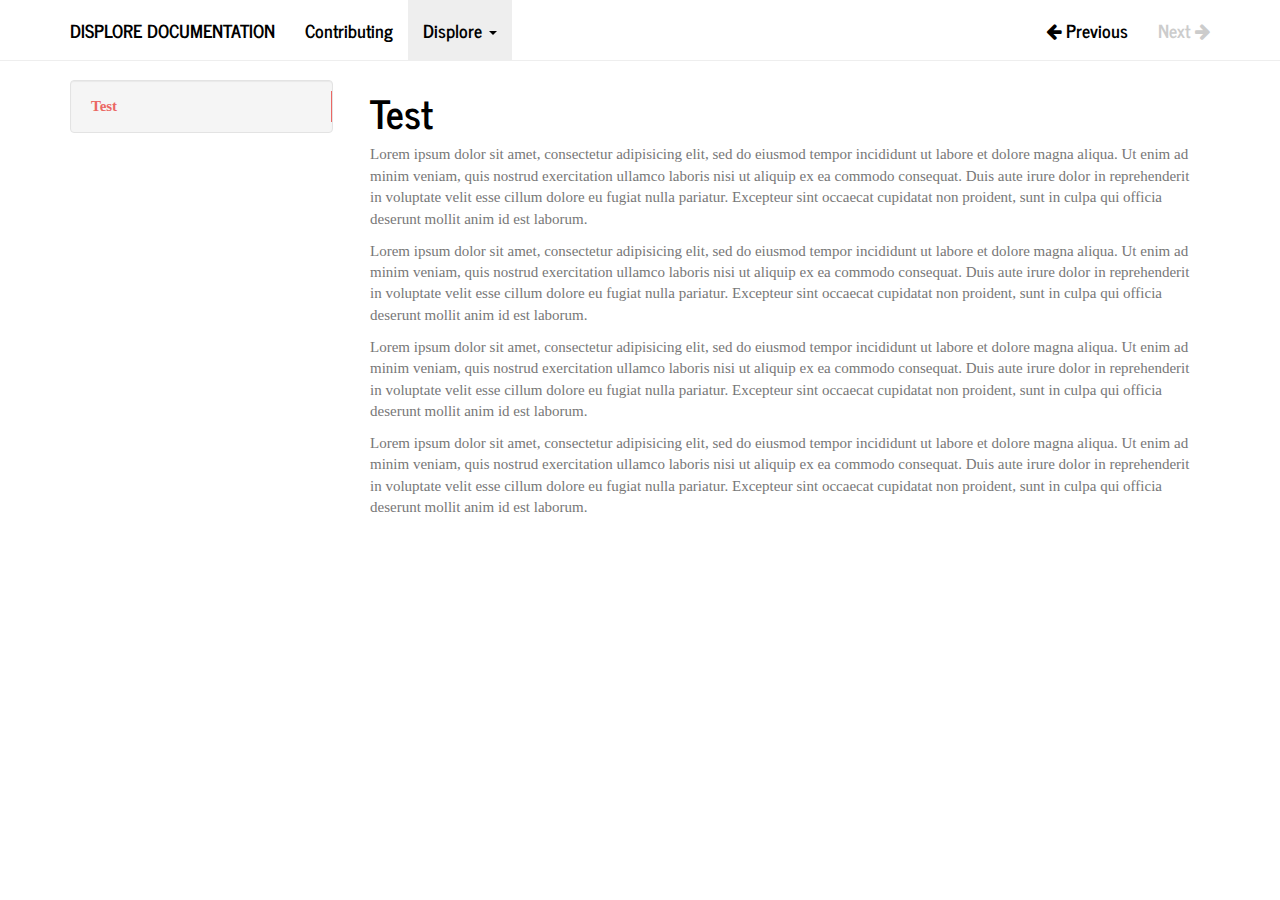
<file: docs/Displore/test/index.html>
<!DOCTYPE html>
<html lang="en">
    <head>
        <meta charset="utf-8">
        <meta http-equiv="X-UA-Compatible" content="IE=edge">
        <meta name="viewport" content="width=device-width, initial-scale=1.0">
        
        
        
        <link rel="shortcut icon" href="../../img/favicon.ico">

        <title>Test - Displore documentation</title>

        <link href="../../css/bootstrap-custom.min.css" rel="stylesheet">
        <link href="../../css/font-awesome-4.0.3.css" rel="stylesheet">
        <link href="../../css/prettify-1.0.css" rel="stylesheet">
        <link href="../../css/base.css" rel="stylesheet">

        <!-- HTML5 shim and Respond.js IE8 support of HTML5 elements and media queries -->
        <!--[if lt IE 9]>
            <script src="https://oss.maxcdn.com/libs/html5shiv/3.7.0/html5shiv.js"></script>
            <script src="https://oss.maxcdn.com/libs/respond.js/1.3.0/respond.min.js"></script>
        <![endif]-->

        
    </head>

    <body>

        <div class="navbar navbar-default navbar-fixed-top" role="navigation">
    <div class="container">

        <!-- Collapsed navigation -->
        <div class="navbar-header">
            <!-- Expander button -->
            <button type="button" class="navbar-toggle" data-toggle="collapse" data-target=".navbar-collapse">
                <span class="sr-only">Toggle navigation</span>
                <span class="icon-bar"></span>
                <span class="icon-bar"></span>
                <span class="icon-bar"></span>
            </button>

            <!-- Main title -->
            <a class="navbar-brand" href="../..">Displore documentation</a>
        </div>

        <!-- Expanded navigation -->
        <div class="navbar-collapse collapse">
            <!-- Main navigation -->
            <ul class="nav navbar-nav">
            
            
                <li >
                    <a href="../../contributing/">Contributing</a>
                </li>
            
            
            
                <li class="dropdown active">
                    <a href="#" class="dropdown-toggle" data-toggle="dropdown">Displore <b class="caret"></b></a>
                    <ul class="dropdown-menu">
                    
                        <li class="active">
                            <a href="./">Test</a>
                        </li>
                    
                    </ul>
                </li>
            
            
            </ul>

            <!-- Search, Navigation and Repo links -->
            <ul class="nav navbar-nav navbar-right">
                
                <li >
                    <a rel="next" href="../../contributing/">
                        <i class="fa fa-arrow-left"></i> Previous
                    </a>
                </li>
                <li class="disabled">
                    <a rel="prev" >
                        Next <i class="fa fa-arrow-right"></i>
                    </a>
                </li>
                
            </ul>
        </div>
    </div>
</div>

        <div class="container">
            <div class="col-md-3"><div class="bs-sidebar hidden-print affix well" role="complementary">
    <ul class="nav bs-sidenav">
    
        <li class="main active"><a href="#test">Test</a></li>
        
    
    </ul>
</div></div>
            <div class="col-md-9" role="main">

<h1 id="test">Test</h1>
<p>Lorem ipsum dolor sit amet, consectetur adipisicing elit, sed do eiusmod
tempor incididunt ut labore et dolore magna aliqua. Ut enim ad minim veniam,
quis nostrud exercitation ullamco laboris nisi ut aliquip ex ea commodo
consequat. Duis aute irure dolor in reprehenderit in voluptate velit esse
cillum dolore eu fugiat nulla pariatur. Excepteur sint occaecat cupidatat non
proident, sunt in culpa qui officia deserunt mollit anim id est laborum.</p>
<p>Lorem ipsum dolor sit amet, consectetur adipisicing elit, sed do eiusmod
tempor incididunt ut labore et dolore magna aliqua. Ut enim ad minim veniam,
quis nostrud exercitation ullamco laboris nisi ut aliquip ex ea commodo
consequat. Duis aute irure dolor in reprehenderit in voluptate velit esse
cillum dolore eu fugiat nulla pariatur. Excepteur sint occaecat cupidatat non
proident, sunt in culpa qui officia deserunt mollit anim id est laborum.</p>
<p>Lorem ipsum dolor sit amet, consectetur adipisicing elit, sed do eiusmod
tempor incididunt ut labore et dolore magna aliqua. Ut enim ad minim veniam,
quis nostrud exercitation ullamco laboris nisi ut aliquip ex ea commodo
consequat. Duis aute irure dolor in reprehenderit in voluptate velit esse
cillum dolore eu fugiat nulla pariatur. Excepteur sint occaecat cupidatat non
proident, sunt in culpa qui officia deserunt mollit anim id est laborum.</p>
<p>Lorem ipsum dolor sit amet, consectetur adipisicing elit, sed do eiusmod
tempor incididunt ut labore et dolore magna aliqua. Ut enim ad minim veniam,
quis nostrud exercitation ullamco laboris nisi ut aliquip ex ea commodo
consequat. Duis aute irure dolor in reprehenderit in voluptate velit esse
cillum dolore eu fugiat nulla pariatur. Excepteur sint occaecat cupidatat non
proident, sunt in culpa qui officia deserunt mollit anim id est laborum.</p>
</div>
        </div>

        

        <script src="https://code.jquery.com/jquery-1.10.2.min.js"></script>
        <script src="../../js/bootstrap-3.0.3.min.js"></script>
        <script src="../../js/prettify-1.0.min.js"></script>
        <script src="../../js/base.js"></script>
    </body>
</html>
</file>
<file: docs/css/prettify-1.0.css>
.com { color: #93a1a1; }
.lit { color: #195f91; }
.pun, .opn, .clo { color: #93a1a1; }
.fun { color: #dc322f; }
.str, .atv { color: #D14; }
.kwd, .prettyprint .tag { color: #1e347b; }
.typ, .atn, .dec, .var { color: teal; }
.pln { color: #48484c; }

.prettyprint {
    padding: 8px;
}
.prettyprint.linenums {
  -webkit-box-shadow: inset 40px 0 0 #fbfbfc, inset 41px 0 0 #ececf0;
     -moz-box-shadow: inset 40px 0 0 #fbfbfc, inset 41px 0 0 #ececf0;
          box-shadow: inset 40px 0 0 #fbfbfc, inset 41px 0 0 #ececf0;
}

/* Specify class=linenums on a pre to get line numbering */
ol.linenums {
  margin: 0 0 0 33px; /* IE indents via margin-left */
}
ol.linenums li {
  padding-left: 12px;
  color: #bebec5;
  line-height: 20px;
  text-shadow: 0 1px 0 #fff;
}
</file>
<file: docs/css/base.css>
body {
    padding-top: 70px;
}

ul.nav li.main {
    font-weight: bold;
}

div.col-md-3 {
    padding-left: 0;
}

div.source-links {
    float: right;
}

/*
 * Side navigation
 *
 * Scrollspy and affixed enhanced navigation to highlight sections and secondary
 * sections of docs content.
 */

/* By default it's not affixed in mobile views, so undo that */
.bs-sidebar.affix {
    position: static;
}

.bs-sidebar.well {
    padding: 0;
}

/* First level of nav */
.bs-sidenav {
    margin-top: 30px;
    margin-bottom: 30px;
    padding-top:    10px;
    padding-bottom: 10px;
    border-radius: 5px;
}

/* All levels of nav */
.bs-sidebar .nav > li > a {
    display: block;
    padding: 5px 20px;
}
.bs-sidebar .nav > li > a:hover,
.bs-sidebar .nav > li > a:focus {
    text-decoration: none;
    border-right: 1px solid;
}
.bs-sidebar .nav > .active > a,
.bs-sidebar .nav > .active:hover > a,
.bs-sidebar .nav > .active:focus > a {
    font-weight: bold;
    background-color: transparent;
    border-right: 1px solid;
}

/* Nav: second level (shown on .active) */
.bs-sidebar .nav .nav {
    display: none; /* Hide by default, but at >768px, show it */
    margin-bottom: 8px;
}
.bs-sidebar .nav .nav > li > a {
    padding-top:    3px;
    padding-bottom: 3px;
    padding-left: 30px;
    font-size: 90%;
}

/* Show and affix the side nav when space allows it */
@media (min-width: 992px) {
    .bs-sidebar .nav > .active > ul {
        display: block;
    }
    /* Widen the fixed sidebar */
    .bs-sidebar.affix,
    .bs-sidebar.affix-bottom {
        width: 213px;
    }
    .bs-sidebar.affix {
        position: fixed; /* Undo the static from mobile first approach */
        top: 80px;
    }
    .bs-sidebar.affix-bottom {
        position: absolute; /* Undo the static from mobile first approach */
    }
    .bs-sidebar.affix-bottom .bs-sidenav,
    .bs-sidebar.affix .bs-sidenav {
        margin-top: 0;
        margin-bottom: 0;
    }
}
@media (min-width: 1200px) {
    /* Widen the fixed sidebar again */
    .bs-sidebar.affix-bottom,
    .bs-sidebar.affix {
        width: 263px;
    }
}
</file>
